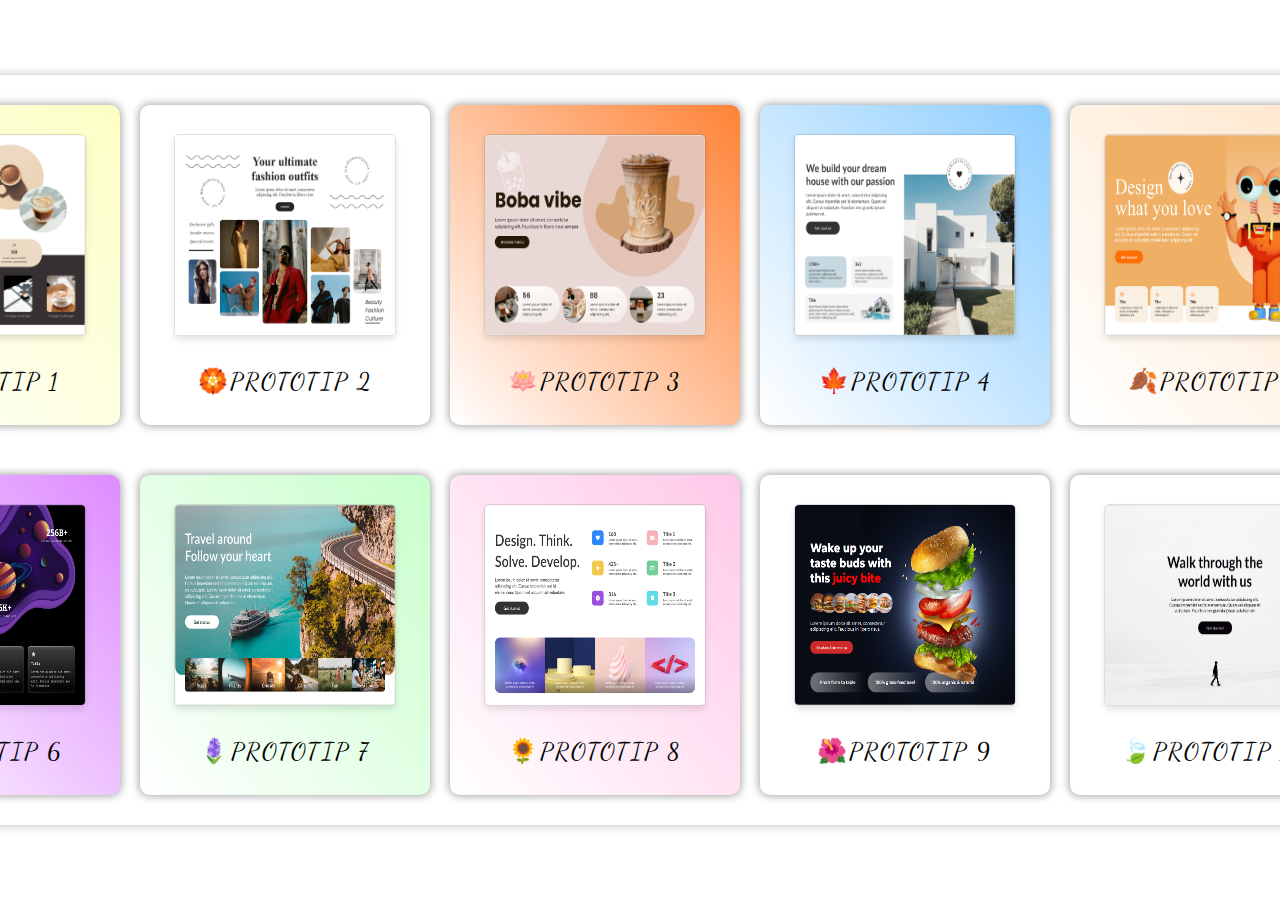
<file: index.html>
<!DOCTYPE html>
<html lang="en">
<head>
    <meta charset="UTF-8">
    <meta name="viewport" content="width=device-width, initial-scale=1.0">
    <title>PROTOTIPS-YANG</title>
    <link rel="stylesheet" href="index.css">
    <link rel="preconnect" href="https://fonts.googleapis.com">
    <link rel="preconnect" href="https://fonts.gstatic.com" crossorigin>
    <link href="https://fonts.googleapis.com/css2?family=Dancing+Script:wght@400..700&display=swap" rel="stylesheet">
    <link href="https://fonts.googleapis.com/css2?family=Changa+One:ital@0;1&display=swap" rel="stylesheet">
    <link href="https://fonts.googleapis.com/css2?family=Poppins:ital,wght@0,100;0,200;0,300;0,400;0,500;0,600;0,700;0,800;0,900;1,100;1,200;1,300;1,400;1,500;1,600;1,700;1,800;1,900&display=swap" rel="stylesheet">
<body>
    <nav>
        <h1>🌟Projecte Figma - Maquetació de 10 prototips🌟</h1>
        <br>
        <p>Alumne: Yang Zhang</p>
    </nav>

    <main>
        <div class="fila-flex">
            <div class="fila1">
                <div class="box pro1">
                    <a href="prototips/prototip_1/prototip1.html" target="_blank">
                        <img src="img_index/1.png" alt="img1">
                    </a>
                    <h2>🌸PROTOTIP 1</h2>
                </div>
                <div class="box pro2">
                    <a href="prototips/prototip_2/prototip2.html" target="_blank">
                        <img src="img_index/2.png" alt="img1">
                    </a>
                    <h2>🏵️PROTOTIP 2</h2>
                </div>
                <div class="box pro3">
                    <a href="prototips/prototip_3/prototip3.html" target="_blank">
                        <img src="img_index/3.png" alt="img1">
                    </a>
                    <h2>🪷PROTOTIP 3</h2>
                </div>
                <div class="box pro4">
                    <a href="prototips/prototip_4/prototip4.html" target="_blank">
                        <img src="img_index/4.png" alt="img1">
                    </a>
                    <h2>🍁PROTOTIP 4</h2>
                </div>
                <div class="box pro5">
                    <a href="prototips/prototip_5/prototip5.html" target="_blank">
                        <img src="img_index/5.png" alt="img1">
                    </a>
                    <h2>🍂PROTOTIP 5</h2>
                </div>
            </div>

            <div class="fila1">
                <div class="box pro6">
                    <a href="prototips/prototip_6/prototip6.html" target="_blank">
                        <img src="img_index/6.png" alt="img1">
                    </a>
                    <h2>🌷PROTOTIP 6</h2>
                </div>
                <div class="box pro7">
                    <a href="prototips/prototip_7/prototip7.html" target="_blank">
                        <img src="img_index/7.png" alt="img1">
                    </a>
                    <h2>🪻PROTOTIP 7</h2>
                </div>
                <div class="box pro8">
                    <a href="prototips/prototip_8/prototip8.html" target="_blank">
                        <img src="img_index/8.png" alt="img1">
                    </a>
                    <h2>🌻PROTOTIP 8</h2>
                </div>
                <div class="box pro9">
                    <a href="prototips/prototip_9/prototip9.html" target="_blank">
                        <img src="img_index/9.png" alt="img1">
                    </a>
                    <h2>🌺PROTOTIP 9</h2>
                </div>
                <div class="box pro10">
                    <a href="prototips/prototip_10/prototip10.html" target="_blank">
                        <img src="img_index/10.png" alt="img1">
                    </a>
                    <h2>🍃PROTOTIP 10</h2>
                </div>
            </div>
        </div>
    </main>

    <footer>
        <p>© 2025 - Projecte</p>
        <a href="https://github.com/Yang07620/Projecte-4_Yang.git" target="_blank">
            <img src="img_index/icons8-github-64 (2).png" alt="gh">
        </a>
    </footer>
</body>
</html>
</file>
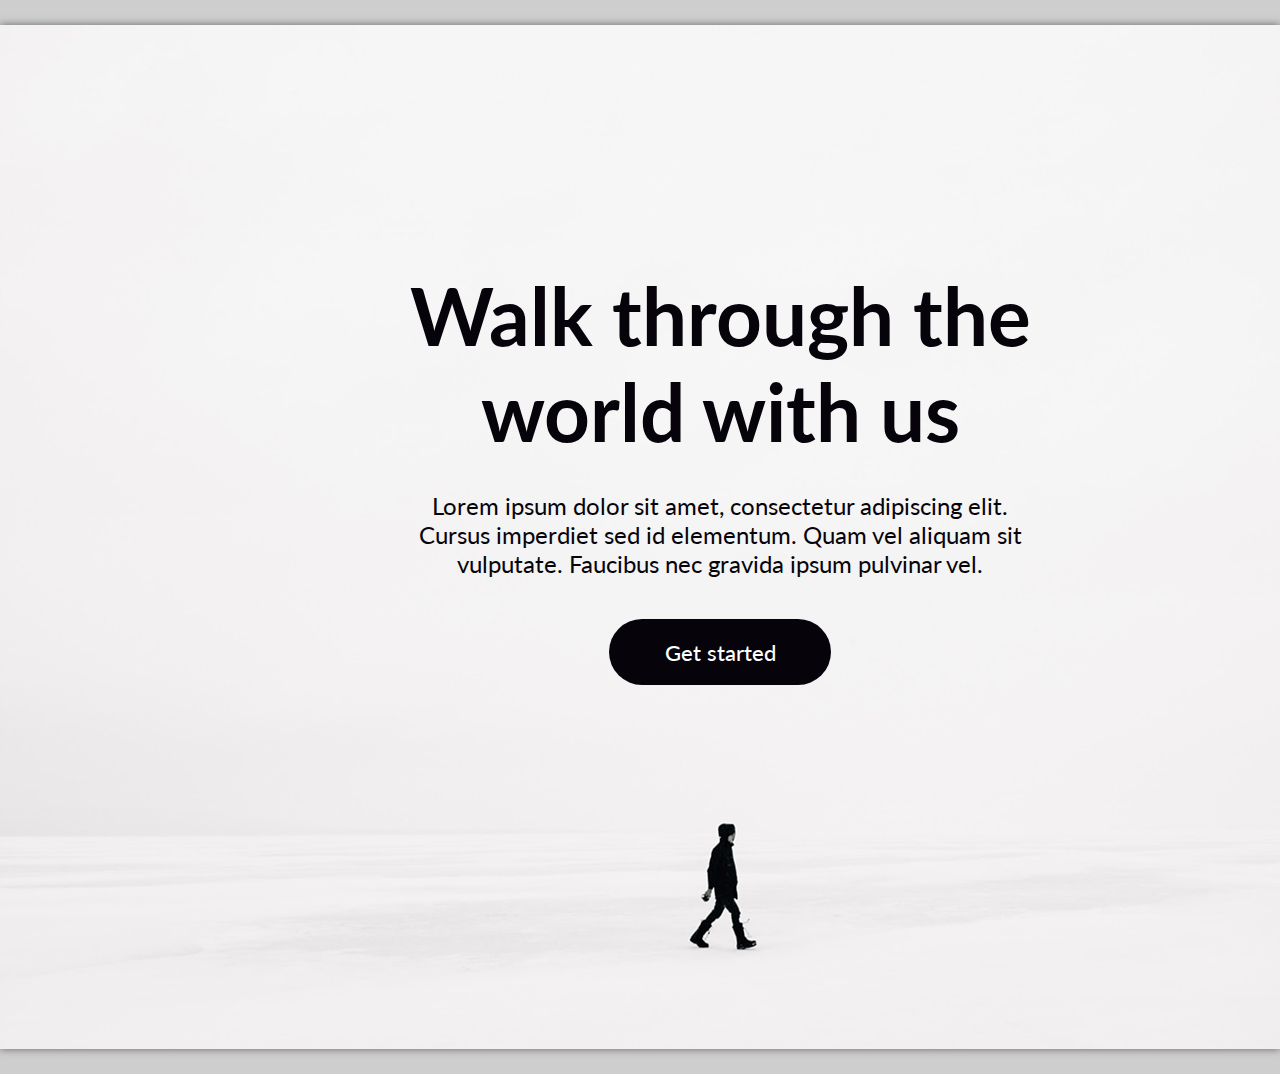
<file: prototips/prototip_10/prototip10.html>
<!DOCTYPE html>
<html lang="es">
<head>
    <meta charset="UTF-8">
    <meta name="viewport" content="width=device-width, initial-scale=1.0">
    <title>PROTOTIP 10</title>
    <link rel="stylesheet" href="prototip10.css">
    <link rel="preconnect" href="https://fonts.googleapis.com">
    <link rel="preconnect" href="https://fonts.gstatic.com" crossorigin>
    <link href="https://fonts.googleapis.com/css2?family=Lato:ital,wght@0,100;0,300;0,400;0,700;0,900;1,100;1,300;1,400;1,700;1,900&display=swap" rel="stylesheet">
</head>
<body>
    <div class="bc">
        <div class="box">
            <h1>Walk through the world with us</h1>

            <p>Lorem ipsum dolor sit amet, consectetur adipiscing elit. Cursus imperdiet sed id elementum. Quam vel aliquam sit vulputate. Faucibus nec gravida ipsum pulvinar vel.</p>

            <button>Get started</button>
        </div>
    </div>
</body>
</html>
</file>
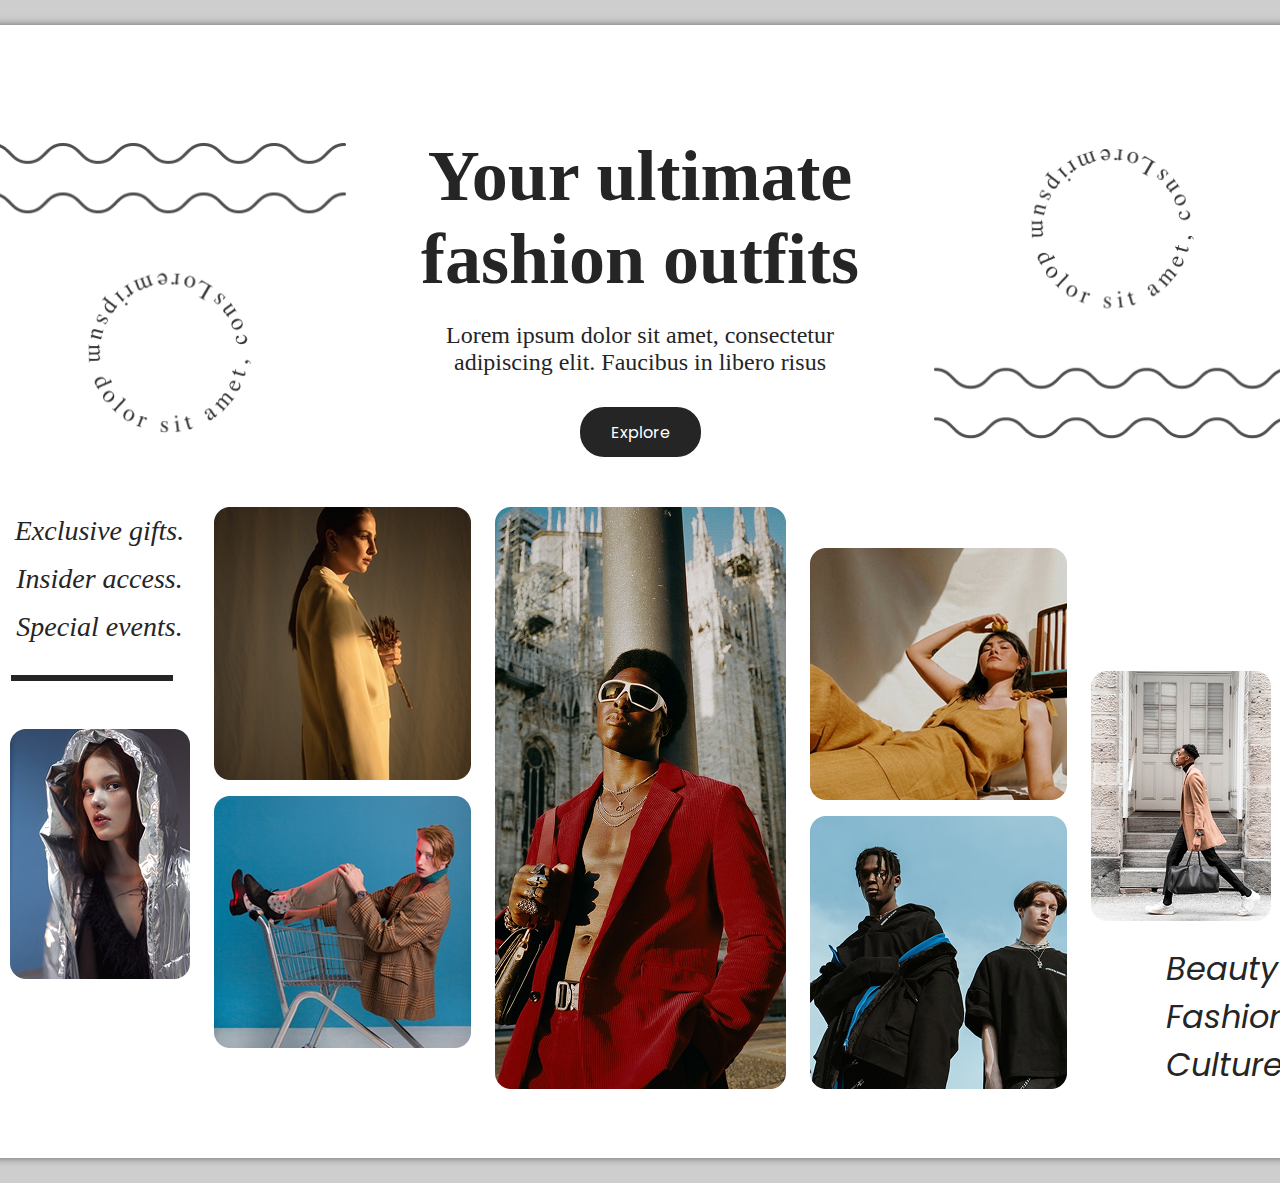
<file: prototips/prototip_2/prototip2.html>
<!DOCTYPE html>
<html lang="es">
<head>
    <meta charset="UTF-8">
    <meta name="viewport" content="width=device-width, initial-scale=1.0">
    <title>PROTOTIP 2</title>
    <link rel="stylesheet" href="prototip2.css">

    <link href="https://fonts.googleapis.com/css2?family=Poppins:ital,wght@0,100;0,200;0,300;0,400;0,500;0,600;0,700;0,800;0,900;1,100;1,200;1,300;1,400;1,500;1,600;1,700;1,800;1,900&display=swap" rel="stylesheet">
</head>
<body>
    <div class="container">
        <div class="box-container">
            <div class="info-container">
                <div class="img-circle">
                    <img src="img/shape and font circle (1).png" alt="circle1">
                </div>
                <div class="titulo-cont">
                    <h1>Your ultimate 
                        <br>
                        fashion outfits
                    </h1>
                    <div class="text-box">
                        <p> 
                            Lorem ipsum dolor sit amet, consectetur adipiscing elit. Faucibus in libero risus
                        </p>
                    </div>
                    <button>Explore</button>
                </div>
                <div class="img-circle">
                    <img src="img/shape and font circle.png" alt="circle2">
                </div>
            </div>

            <div class="box-img">
                <div class="img-container">
                        <div class="img-fondo">
                            <div>
                                <div class="titulo-img1">
                                    <div class="text-img1">
                                        <p>Exclusive gifts. Insider access. Special events.</p>
                                    </div>
                                </div>
                                <div class="barra-padd">
                                    <div class="barra">
                                    </div>
                                </div>
                            </div>
                            <img src="img/left.png" alt="left">
                        </div>
                    <div class="img-fondo1">
                        <img src="img/Frame 14248.png" alt="img11">
                        <img src="img/Frame 14249.png" alt="img22">
                    </div>
                    <div class="img-medio-fondo2">
                        <img src="img/Middle.png" alt="img33">
                    </div>
                    <div class="abajo">
                        <div class="img-fondo3">
                            <img src="img/Frame 14251.png" alt="img44">
                            <img src="img/Frame 14252.png" alt="img44">
                        </div>
                    </div>
                    <div class="abajo">
                        <div class="titulo-img4">
                            <img src="img/right.png" alt="img55">
                            <div class="right-text11">
                                <div class="text-right">
                                    <div>
                                        <p>Beauty</p>
                                        <p>Fashion</p>
                                        <p>Culture</p>
                                    </div>

                                    <div class="barra_2">

                                    </div>
                                </div>
                            </div>
                        </div>
                    </div>
                </div>
            </div>
        </div>
    </div>
</body>
</html>
</file>
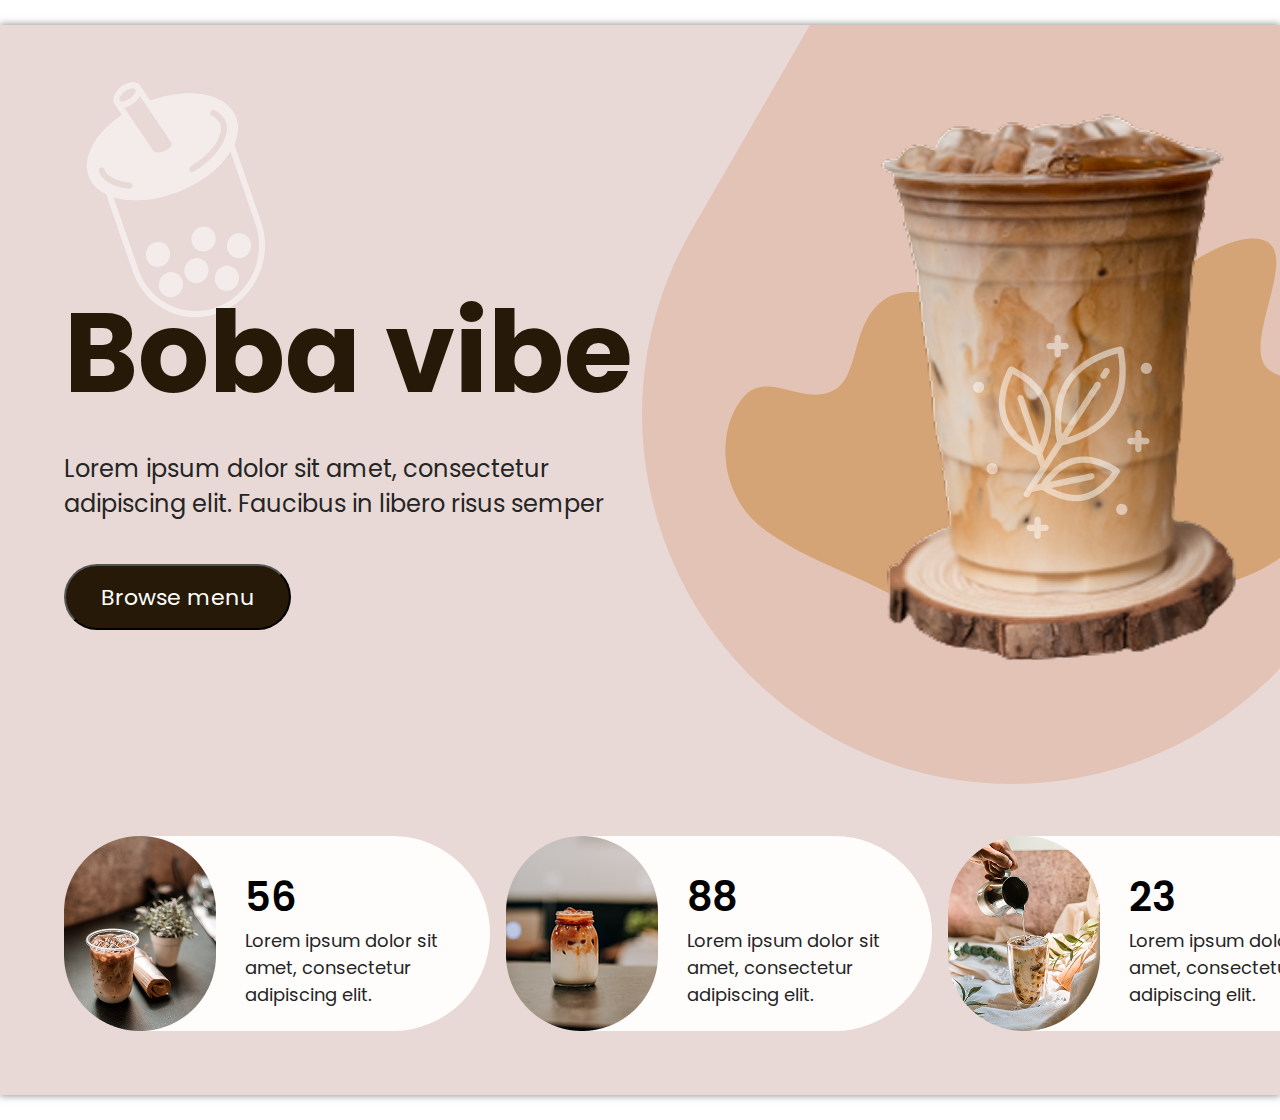
<file: prototips/prototip_3/prototip3.html>
<!DOCTYPE html>
<html lang="es">
<head>
    <meta charset="UTF-8">
    <meta name="viewport" content="width=device-width, initial-scale=1.0">
    <title>PROTOTIP 3</title>
    <link rel="stylesheet" href="prototip3.css">

    <link href="https://fonts.googleapis.com/css2?family=Poppins:ital,wght@0,100;0,200;0,300;0,400;0,500;0,600;0,700;0,800;0,900;1,100;1,200;1,300;1,400;1,500;1,600;1,700;1,800;1,900&display=swap" rel="stylesheet">
    <link href="https://fonts.cdnfonts.com/css/avenir" rel="stylesheet">
</head>
<body>
    
    <div class="background">
        <img src="img/Hero Image area.png" alt="img-tea" class="img-tea">
        <div class="boba-img">
            <img src="img/boba tea illustration (1).png" alt="img-tea2" class="img-1">
        </div>
            <div class="title-box">
                <h1>Boba vibe</h1>

                <div class="div-text">
                    <p>Lorem ipsum dolor sit amet, consectetur adipiscing elit. Faucibus in libero risus semper</p>
                </div>

                <button>Browse menu</button>
            </div>

            <div class="menu-display">
                <div class="menu">
                    <div class="radiu-box">
                        <img src="img/unsplash_FO3XO4JQtlo.png" alt="img1">
                        <div class="radiu-box-text-padding">
                            <div class="radiu-box-text">
                                <h2>56</h2>
                                <p>Lorem ipsum dolor sit amet, consectetur adipiscing elit.</p>
                            </div>
                        </div>
                    </div>
                    
                    <div class="radiu-box">
                        <img src="img/unsplash_FO3XO4JQtlo (1).png" alt="img1">
                        <div class="radiu-box-text-padding">
                            <div class="radiu-box-text">
                                <h2>88</h2>
                                <p>Lorem ipsum dolor sit amet, consectetur adipiscing elit.</p>
                            </div>
                        </div>
                    </div>

                    <div class="radiu-box">
                        <img src="img/unsplash_EgDkl00Hiqw.png" alt="img1">
                        <div class="radiu-box-text-padding">
                            <div class="radiu-box-text">
                                <h2>23</h2>
                                <p>Lorem ipsum dolor sit amet, consectetur adipiscing elit.</p>
                            </div>
                        </div>
                    </div>
                </div>
            </div>
        </div>
    </div>
</body>
</html>
</file>
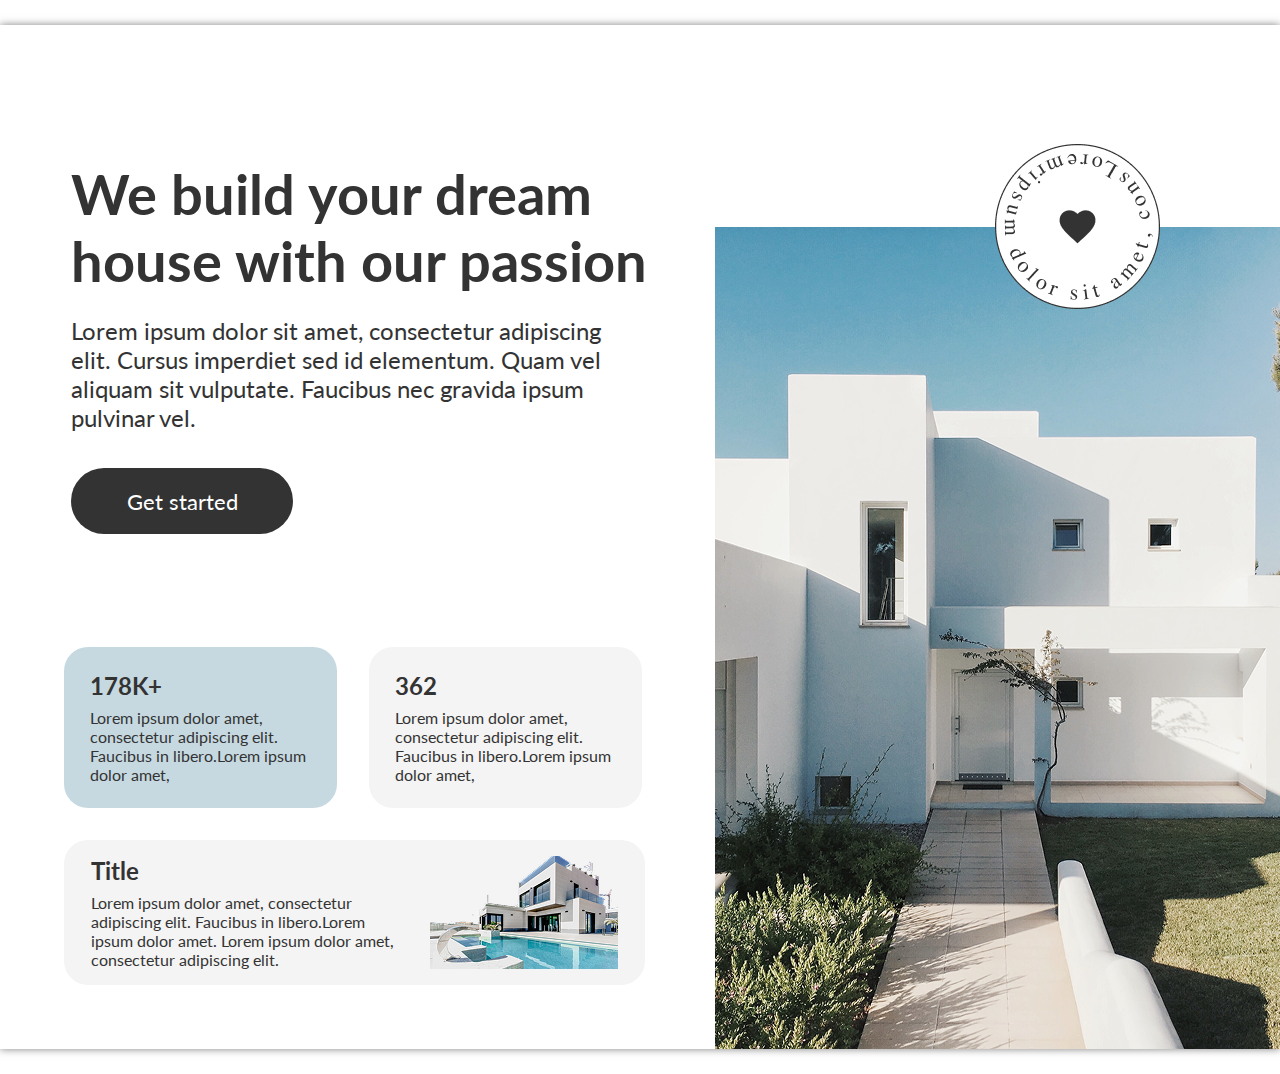
<file: prototips/prototip_4/prototip4.html>
<!DOCTYPE html>
<html lang="es">
<head>
    <meta charset="UTF-8">
    <meta name="viewport" content="width=device-width, initial-scale=1.0">
    <title>PROTOTIP 4</title>
    <link rel="stylesheet" href="prototip4.css">

    <link rel="preconnect" href="https://fonts.googleapis.com">
    <link rel="preconnect" href="https://fonts.gstatic.com" crossorigin>
    <link href="https://fonts.googleapis.com/css2?family=Lato:ital,wght@0,100;0,300;0,400;0,700;0,900;1,100;1,300;1,400;1,700;1,900&display=swap" rel="stylesheet">
</head>
<body>
    <div class="container">
        <!-- ESTRUCTURA DE TITULO -->
        <div class="titulo-container">
            <h1>We build your dream house with our passion</h1>
            <p>Lorem ipsum dolor sit amet, consectetur adipiscing elit. Cursus imperdiet sed id elementum. Quam vel aliquam sit vulputate. Faucibus nec gravida ipsum pulvinar vel.</p>
            <button>Get started</button>
        </div>
        <!-- ------------ -->

        <!-- ESTRUCTURA DE EXPLICACIO -->
        <div class="explicacio-container">
            <div class="box-one">
                <div class="box-green-one">
                    <div class="box-green-one-text">
                        <h2>178K+</h2>
                        <p>Lorem ipsum dolor amet, consectetur adipiscing elit. Faucibus in libero.Lorem ipsum dolor amet,</p>
                    </div>
                </div>

                <div class="box-yellow-one">
                    <div class="box-yellow-one-text">
                        <h2>362</h2>
                        <p>Lorem ipsum dolor amet, consectetur adipiscing elit. Faucibus in libero.Lorem ipsum dolor amet,</p>
                    </div>
                </div>
            </div>

            <div class="box-two">
                <div class="img-text-box-container">
                    <div class="box-two-text">
                        <h2>Title</h2>
                        <p>Lorem ipsum dolor amet, consectetur adipiscing elit. Faucibus in libero.Lorem ipsum dolor amet. Lorem ipsum dolor amet, consectetur adipiscing elit.</p>
                    </div>

                    <div class="img-container-explicacio">
                        <img src="img/unsplash_mR1CIDduGLc.png" alt="img1">
                    </div>
                </div>
            </div>
        </div>
        <!-- ---------------------- -->

        <div class="img-container">
            <img src="img/Hero image.png" alt="img2">
        </div>
    </div>
</body>
</html>
</file>
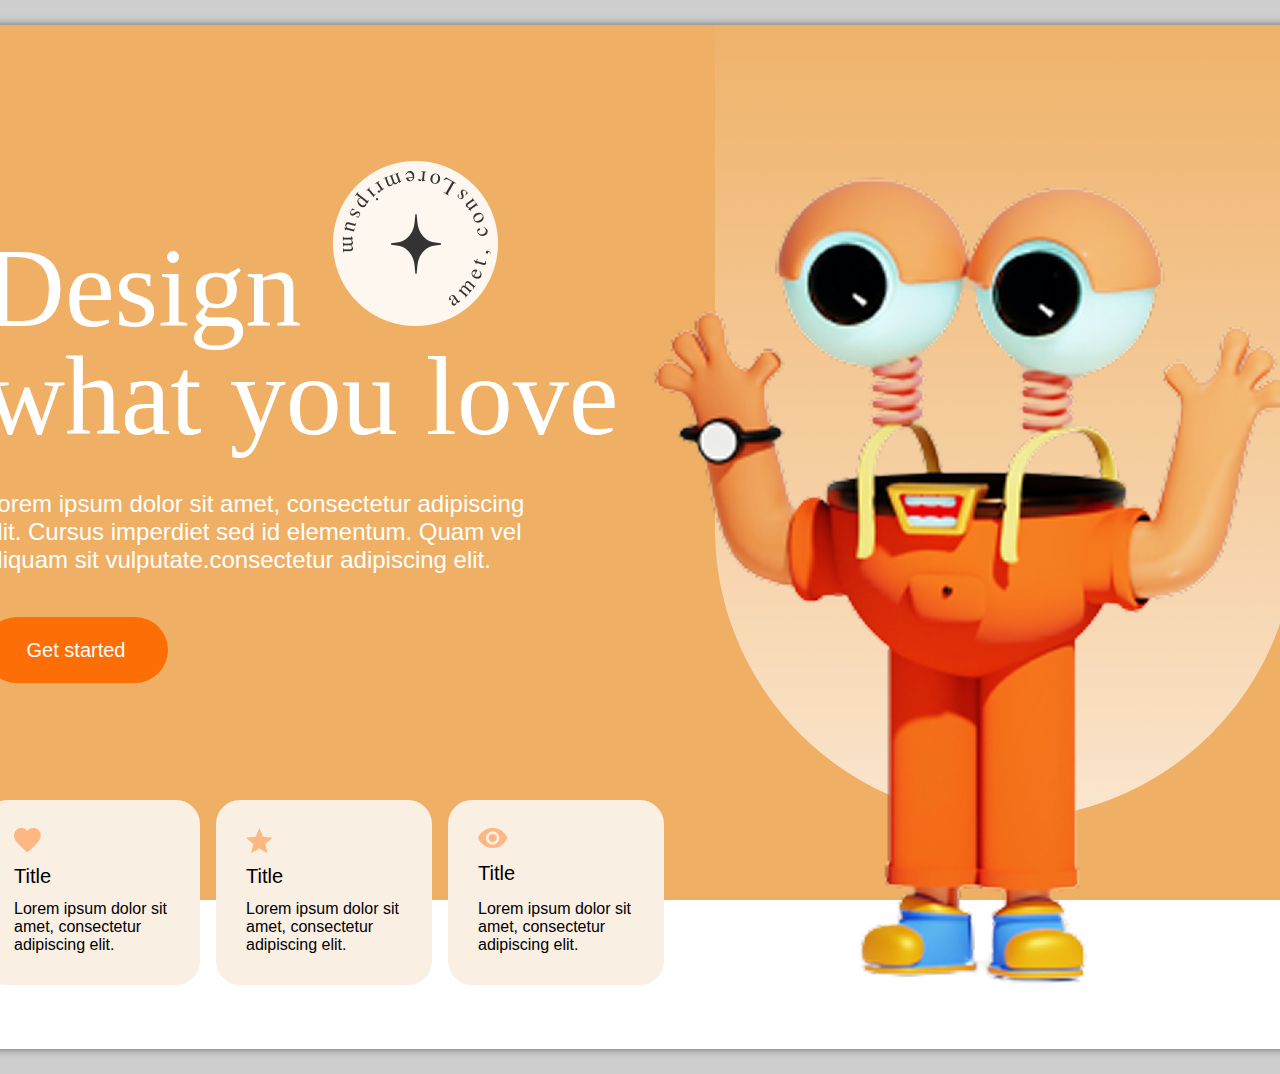
<file: prototips/prototip_5/prototip5.html>
<!DOCTYPE html>
<html lang="es">
<head>
    <meta charset="UTF-8">
    <meta name="viewport" content="width=device-width, initial-scale=1.0">
    <title>PROTOTIP 5</title>
    <link rel="stylesheet" href="prototip5.css">
    <link href="https://fonts.cdnfonts.com/css/helvetica-neue-5" rel="stylesheet">
</head>
<body>
    <div class="back-ground">
        <div class="div-color">
            <img src="img/Font circle.png" alt="circle" class="img-circle">
            <img src="img/shape.png" alt="shape" class="img-shape">
            <img src="img/unsplash_0rxLLHD1XxA.png" alt="unsplash" class="img-unsplash">
            <div class="textos">
                <h1>Design <br>what you love</h1>

                <p>Lorem ipsum dolor sit amet, consectetur adipiscing elit. Cursus imperdiet sed id elementum. Quam vel aliquam sit vulputate.consectetur adipiscing elit.</p>

                <button type="submit">Get started</button>
            </div>

            <div class="info">
            <div class="div1">
                <div class="div-text">
                    <img src="img/Vector.png" alt="Vector">
                    <h2>Title</h2>
                    <p>Lorem ipsum dolor sit amet, consectetur adipiscing elit. </p>
                </div>
            </div>
            <div class="div1">
                <div class="div-text">
                    <img src="img/Vector (1).png" alt="Vector1">
                    <h2>Title</h2>
                    <p>Lorem ipsum dolor sit amet, consectetur adipiscing elit. </p>
                </div>
            </div>
            <div class="div1">
                <div class="div-text">
                    <img src="img/Vector (2).png" alt="Vector2">
                    <h2>Title</h2>
                    <p>Lorem ipsum dolor sit amet, consectetur adipiscing elit. </p>
                </div>
            </div>
        </div>
        </div>
    </div>
</body>
</html>
</file>
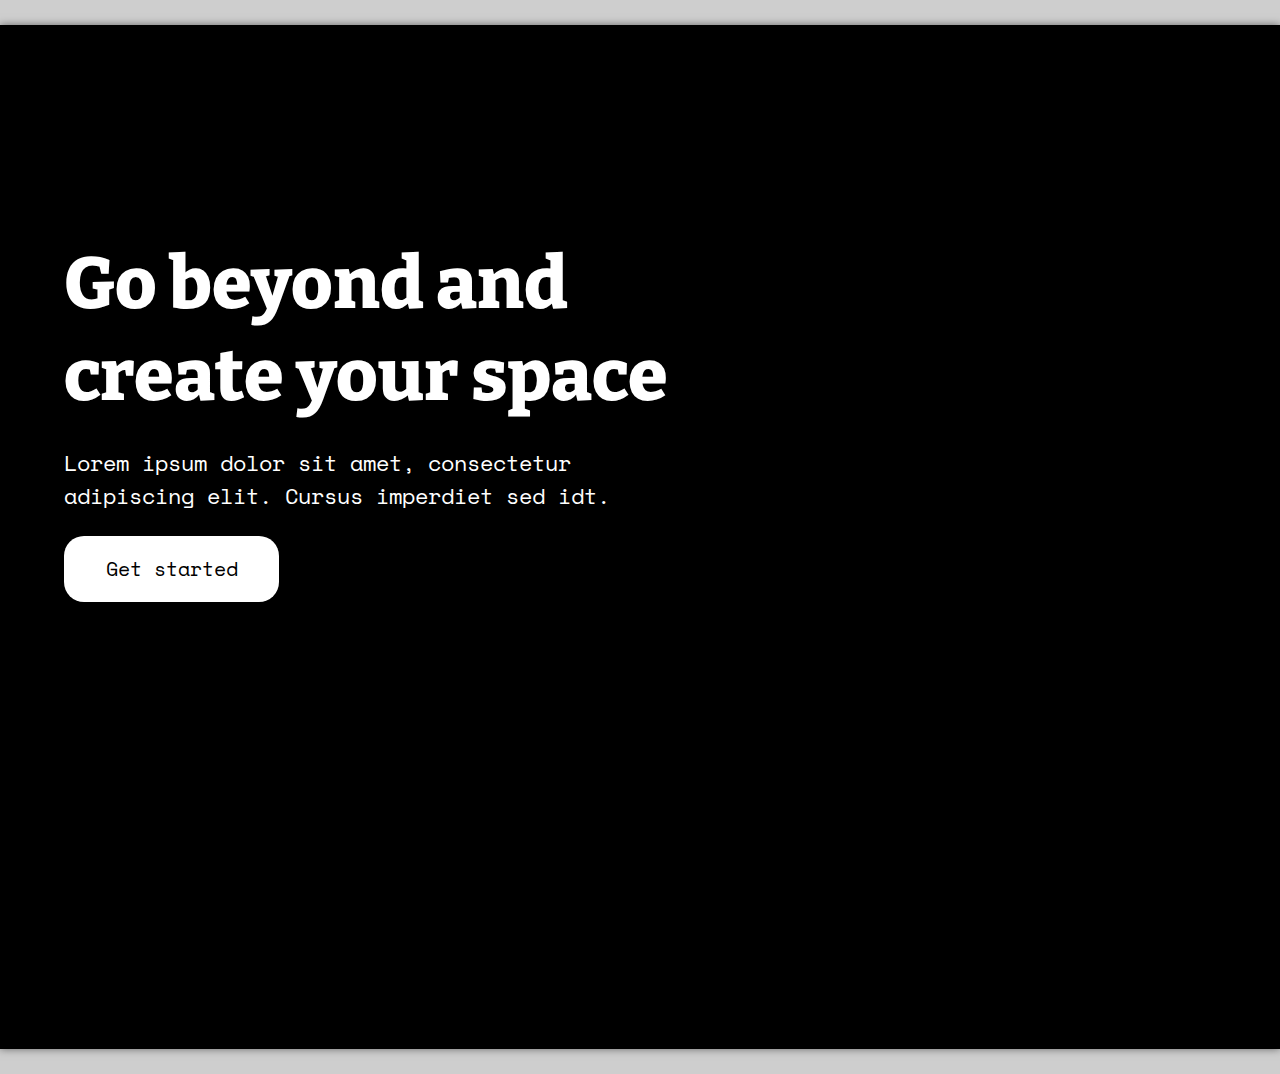
<file: prototips/prototip_6/prototip6.html>
<!DOCTYPE html>
<html lang="es">
<head>
    <meta charset="UTF-8">
    <meta name="viewport" content="width=device-width, initial-scale=1.0">
    <title>PROTOTIP 6</title>
    <link rel="stylesheet" href="prototip6.css">
    <link rel="preconnect" href="https://fonts.googleapis.com">
    <link rel="preconnect" href="https://fonts.gstatic.com" crossorigin>
    <link href="https://fonts.googleapis.com/css2?family=Bitter:ital,wght@0,100..900;1,100..900&display=swap" rel="stylesheet">
    <link href="https://fonts.googleapis.com/css2?family=Space+Mono:ital,wght@0,400;0,700;1,400;1,700&display=swap" rel="stylesheet">
</head>
<body>
    <div class="bc">
        <div class="text">
            <h1>Go beyond and create your space</h1>
            <p>Lorem ipsum dolor sit amet, consectetur adipiscing elit. Cursus imperdiet sed idt.</p>
            <button>Get started</button>
        </div>
    </div>
</body>
</html>
</file>
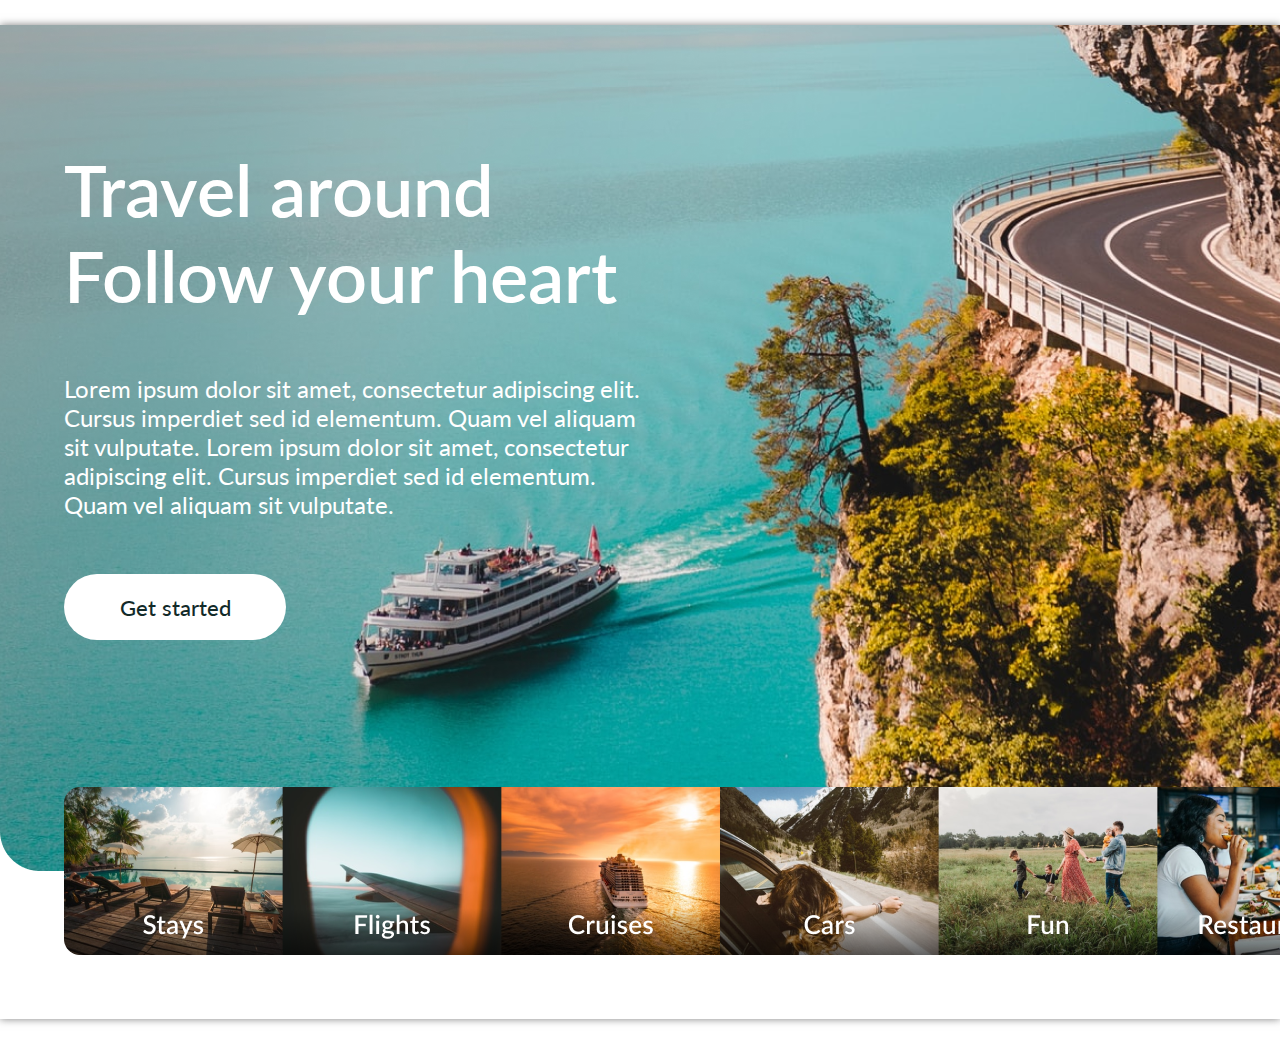
<file: prototips/prototip_7/prototip7.html>
<!DOCTYPE html>
<html lang="es">
<head>
    <meta charset="UTF-8">
    <meta name="viewport" content="width=device-width, initial-scale=1.0">
    <title>PROTOTIP 7</title>
    <link rel="stylesheet" href="prototip7.css">
    <link rel="preconnect" href="https://fonts.googleapis.com">
    <link rel="preconnect" href="https://fonts.gstatic.com" crossorigin>
    <link href="https://fonts.googleapis.com/css2?family=Lato:ital,wght@0,100;0,300;0,400;0,700;0,900;1,100;1,300;1,400;1,700;1,900&display=swap" rel="stylesheet">
</head>
<body>
    <div class="bc">
        <div class="bc-foto">
            <div class="box-text">
                <h1>Travel around Follow your heart</h1>
                <p>Lorem ipsum dolor sit amet, consectetur adipiscing elit. Cursus imperdiet sed id elementum. Quam vel aliquam sit vulputate. Lorem ipsum dolor sit amet, consectetur adipiscing elit. Cursus imperdiet sed id elementum. Quam vel aliquam sit vulputate. </p>
                <button>Get started</button>
            </div>
        </div>

        <div class="list-foto">
            <img src="img/Images bottom.png" alt="img-bot">
        </div>
    </div>
</body>
</html>
</file>
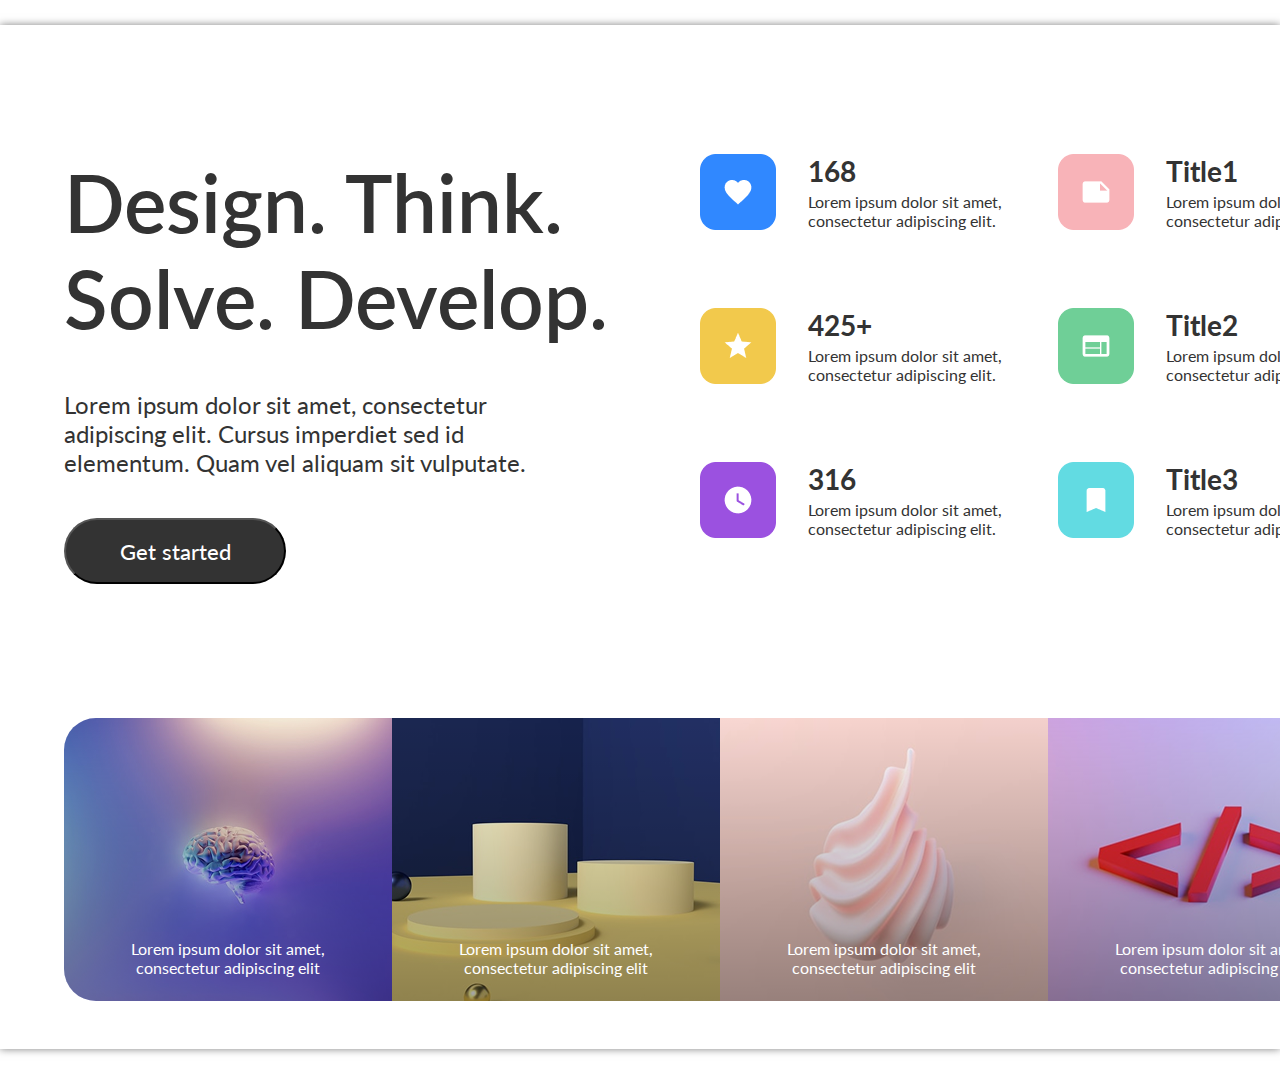
<file: prototips/prototip_8/prototip8.html>
<!DOCTYPE html>
<html lang="es">
<head>
    <meta charset="UTF-8">
    <meta name="viewport" content="width=device-width, initial-scale=1.0">
    <title>PROTOTIP 8</title>
    <link rel="stylesheet" href="prototip8.css">
    <link rel="preconnect" href="https://fonts.googleapis.com">
    <link rel="preconnect" href="https://fonts.gstatic.com" crossorigin>
    <link href="https://fonts.googleapis.com/css2?family=Lato:ital,wght@0,100;0,300;0,400;0,700;0,900;1,100;1,300;1,400;1,700;1,900&display=swap" rel="stylesheet">
</head>
</head>
<body>
    <div class="bc">
        <div class="text-box">
            <div class="h1-box">
                <h1 class="t1">Design. Think.</h1>
                <h1 class="t1">Solve. Develop.</h1>
            </div>
            <p>Lorem ipsum dolor sit amet, consectetur adipiscing elit. Cursus imperdiet sed id elementum. Quam vel aliquam sit vulputate. </p>
            <button>Get started</button>
        </div>

        <div class="info-box">
            <div class="file1">
                <div class="box">
                    <img src="img/Frame 14354.png" alt="img">
                    <div class="text">
                        <h2>168</h2>
                        <p>Lorem ipsum dolor sit amet, consectetur adipiscing elit.</p>
                    </div>
                </div>

                <div class="box">
                    <img src="img/Frame 14354 (1).png" alt="img">
                    <div class="text">
                        <h2>425+</h2>
                        <p>Lorem ipsum dolor sit amet, consectetur adipiscing elit.</p>
                    </div>
                </div>

                <div class="box">
                    <img src="img/Frame 14354 (2).png" alt="img">
                    <div class="text">
                        <h2>316</h2>
                        <p>Lorem ipsum dolor sit amet, consectetur adipiscing elit.</p>
                    </div>
                </div>
            </div>

            <div class="file1">
                <div class="box">
                    <img src="img/Frame 14354 (3).png" alt="img">
                    <div class="text">
                        <h2>Title1</h2>
                        <p>Lorem ipsum dolor sit amet, consectetur adipiscing elit.</p>
                    </div>
                </div>

                <div class="box">
                    <img src="img/Frame 14354 (4).png" alt="img">
                    <div class="text">
                        <h2>Title2</h2>
                        <p>Lorem ipsum dolor sit amet, consectetur adipiscing elit.</p>
                    </div>
                </div>

                <div class="box">
                    <img src="img/Frame 14354 (5).png" alt="img">
                    <div class="text">
                        <h2>Title3</h2>
                        <p>Lorem ipsum dolor sit amet, consectetur adipiscing elit.</p>
                    </div>
                </div>
            </div>
        </div>

        <ul>
            <li>
                <div class="div-box radio1">
                    <p>Lorem ipsum dolor sit amet, consectetur adipiscing elit<p>
                </div>
                    <img src="img/Rectangle 39.png" alt="39" class="radio1">
            </li>
            <li>
                <div class="div-box">
                    <p>Lorem ipsum dolor sit amet, consectetur adipiscing elit<p>
                </div>
                <img src="img/Rectangle 40.png" alt="40">
            </li>
            <li>
                <div class="div-box">
                    <p>Lorem ipsum dolor sit amet, consectetur adipiscing elit<p>
                </div>
                <img src="img/Rectangle 41.png" alt="41">
            </li>
            <li>
                <div class="div-box radio2">
                    <p>Lorem ipsum dolor sit amet, consectetur adipiscing elit<p>
                </div>
                <img src="img/Rectangle 46.png" alt="46" class="radio2">
            </li>
        </ul>
    </div>
</body>
</html>
</file>
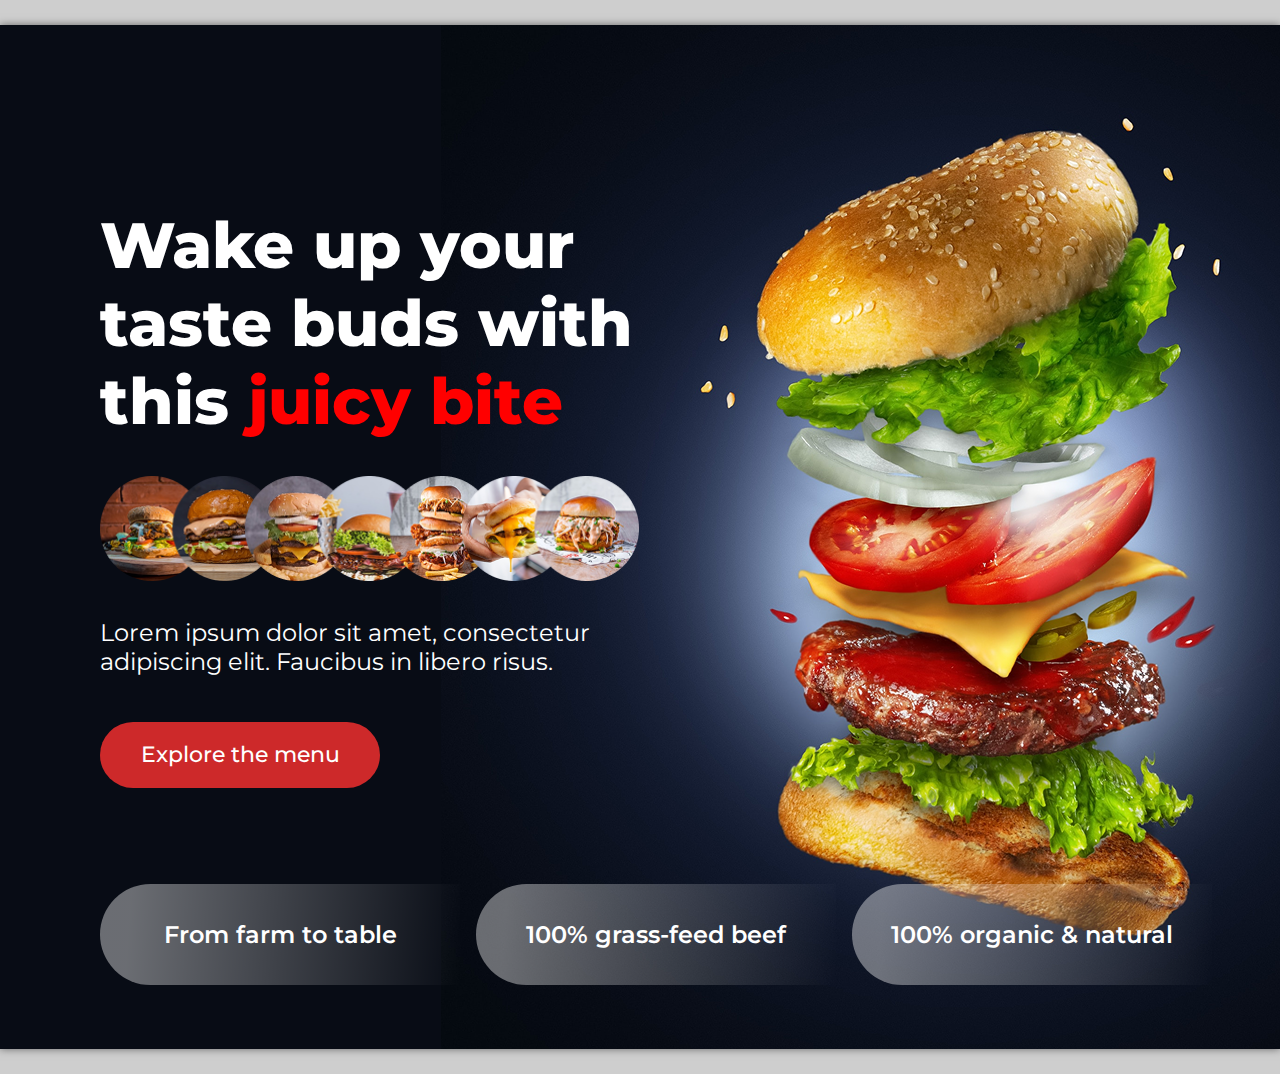
<file: prototips/prototip_9/prototip9.html>
<!DOCTYPE html>
<html lang="es">
<head>
    <meta charset="UTF-8">
    <meta name="viewport" content="width=device-width, initial-scale=1.0">
    <title>PROTOTIP 9</title>
    <link rel="stylesheet" href="prototip9.css">
    <link rel="preconnect" href="https://fonts.googleapis.com">
    <link rel="preconnect" href="https://fonts.gstatic.com" crossorigin>
    <link href="https://fonts.googleapis.com/css2?family=Montserrat:ital,wght@0,100..900;1,100..900&display=swap" rel="stylesheet">
</head>
<body>
    <div class="bc">
        <img src="img/unsplash_T8SD7bwyxHU.png" alt="un1" class="fondo">

        <div class="box">
            <div class="text-box">
                <h1>Wake up your taste buds with this <span>juicy bite</span></h1>
            </div>

            <img src="img/Image.png" alt="img-ham">

            <div>
                <p>Lorem ipsum dolor sit amet, consectetur adipiscing elit. Faucibus in libero risus.</p>
            </div>

            <button>
                Explore the menu
            </button>
        </div>

        <div class="footer">
            <div class="text2">
                From farm to table
            </div>
            <div class="text2">
                100% grass-feed beef
            </div>
            <div class="text2">
                100% organic & natural
            </div>
        </div>
    </div>
</body>
</html>
</file>
<file: index.css>
body {
    margin: 0;
    background-color: rgb(255, 255, 255);

    display: flex;
    justify-content: center;
    align-items: center;
    min-height: 100vh;

    font-family: "Dancing Script", cursive;
}

h1, h2, p {
    margin: 0;
}

h2 {
    font-weight: 400;
    letter-spacing: 2px;
}

/* ------COLORES---- */
.pro1 {
    background: #FFFFFF;
    background: linear-gradient(50deg, rgba(255, 255, 255, 1) 0%, rgba(252, 255, 196, 1) 99%);
} 

.pro3 {
    background: #FFFFFF;
    background: linear-gradient(50deg, rgba(255, 255, 255, 1) 0%, rgba(255, 132, 56, 1) 99%);
}

.pro4 {
    background: #ffffff;
    background: linear-gradient(50deg, rgba(255, 255, 255, 1) 0%, rgba(143, 206, 255, 1) 99%);
}

.pro5 {
    background: #FFFFFF;
    background: linear-gradient(50deg, rgba(255, 255, 255, 1) 0%, rgba(255, 229, 201, 1) 99%);
}

.pro6 {
    background: #FFFFFF;
    background: linear-gradient(50deg, rgba(255, 255, 255, 1) 0%, rgba(222, 140, 255, 1) 99%);
}

.pro7 {
    background: #FFFFFF;
    background: linear-gradient(50deg, rgba(255, 255, 255, 1) 0%, rgba(201, 255, 204, 1) 99%);
}

.pro8 {
    background: #FFFFFF;
    background: linear-gradient(50deg, rgba(255, 255, 255, 1) 0%, rgba(255, 201, 233, 1) 99%);
}

/* --------------- */

.box {
    width: 290px;
    height: 320px;
    background-color: rgb(255, 255, 255);

    display: flex;
    flex-direction: column;
    align-items: center;
    justify-content: center;
    gap: 27px;

    box-shadow: 0px 0px 8px 1px rgba(0, 0, 0, 0.365);

    border-radius: 10px;
}

img {
    width: 220px;
    height: 200px;
    box-shadow: 0 4px 6px rgba(0, 0, 0, 0.1);
    border: 1px solid rgba(0, 0, 0, 0.127);
}

.fila1 {
    display: flex;
    gap: 20px;
}

.fila-flex {
    display: flex;
    flex-direction: column;
    gap: 50px;
    
    background-color: rgba(255, 255, 255, 0.628);
    padding: 30px;
    border-radius: 10px;
    box-shadow: 0px 0px 8px 1px rgba(0, 0, 0, 0.222);
}

.box img {
    border-radius: 5px;
}
</file>
<file: prototips/prototip_10/prototip10.css>
.bc {
    background-image: url(img/emile-seguin-R9OueKOtGGU-unsplash\ 1.png);
    background-repeat: no-repeat;
    background-size: cover;
    width: 1440px;
    height: 1024px;

    box-shadow: 0px 0px 8px rgba(0, 0, 0, 0.5);
}

.box {
    width: 676px;
    height: 418px;

    /* background-color: antiquewhite; */
    font-family: "Lato", sans-serif;

    display: flex;
    flex-direction: column;
    justify-content: space-between;
    align-items: center;

    position: absolute;
    padding-top: 242px;
    padding-left: 382px;
}

h1, p {
    margin: 0;
}

.box h1 {
    width: 676px;
    height: 192px;

    font-weight: 700;
    font-size: 80px;
    text-align: center;
    color: #06040A;
}

.box p {
    width: 632px;
    height: 96px;
    font-weight: 400;
    color: #06040A;
    font-size: 24px;
    text-align: center;
}

.box button {
    width: 222px;
    height: 66px;
    background: #06040A;
    border-radius: 40px;
    border: none;

    font-family: "Lato", sans-serif;
    font-weight: 500;
    font-size: 22px;
    color: white;
    padding: 0;
}

body {
    display: flex;
    justify-content: center;
    align-items: center;

    min-height: 100vh;
    font-family: "Lato", sans-serif;

    margin: 0;
    padding: 25px 0px;

    background-color: rgb(206, 206, 206);
}
</file>
<file: prototips/prototip_2/prototip2.css>
body {
    font-family: "Poppins", sans-serif;
    display: flex;
    justify-content: center;
    align-items: center;

    min-height: 100vh;

    margin: 0;
    padding: 25px 0px;

    background-color: rgb(206, 206, 206);
}

.container {
    width: 1440px;
    height: 1133px;
    background-color: rgb(255, 255, 255);

    box-shadow: 0px 0px 8px rgba(0, 0, 0, 0.5);
}


.box-container {
    display: flex;
    flex-direction: column;
    
    gap: 50px;
}

.info-container {
    display: flex;
    justify-content: space-between;

    padding-left: 71px;
    padding-right: 71px;
}

.titulo-cont {
    width: 698px;
    height: 322px;
    /* background-color: beige; */
    font-family: 'Times New Roman', Times, serif;

    display: flex;
    flex-direction: column;
    justify-content: space-between;
    align-items: center;

    padding-top: 110px;
}

h1 {
    margin: 0;
    color: #252525;
    font-size: 72px;
    text-align: center;
}



.text-box {
    width: 433px;
    height: 64px;
}

p {
    margin: 0;
    color: #252525;
    text-align: center;
    font-size: 24px;
}

button {
    width: 121px;
    height: 50px;
    background: #252525;
    color: white;
    font-family: "Poppins", sans-serif;
    font-size: 16px;
    border-radius: 24px;
    border: none;
}

.img-circle img{
    width: 355px;
    height: 296,69px;
}

.img-circle {
    padding-top: 118px;
}

.box-img {
    display: flex;
    justify-content: center;

}

.img-container {
    width: 1261px;
    height: 582px;

    /* background-color: #e47f7f; */

    display: flex;
    justify-content: space-between;

    /* border: 1px solid black; */
}

.titulo-img1 {
    width: 177px;
    height: 144px;

    /* background-color: beige; */
}

.text-img1 p {
    font-size: 28px;
    line-height: 48px;

    font-family: 'Times New Roman', Times, serif;

    font-style: italic;
}

.barra {
    width: 162px;
    height: 6px;

    background: #252525;
}

.barra-padd {
    padding-top: 24px;
}

.img-fondo {
    width: 180px;
    height: fit-content;
    display: flex;
    flex-direction: column;
    gap: 48px;
    align-items: center;


    /* background-color: aliceblue; */
}

.abajo {
    display: flex;
    align-items: flex-end;
}

.img-fondo1 {
    width: 257px;
    height: 541px;
    /* background-color: aliceblue; */

    display: flex;
    flex-direction: column;
    justify-content: space-between;
}

.img-medio-fondo2 {
    width: 291px;
    height: 582px;
    /* background-color: #e47f7f; */
}

.img-fondo3 {
    width: 257px;
    height: 541px;

    /* background-color: aqua; */
    display: flex;
    flex-direction: column;
    justify-content: space-between;

}

.titulo-img4 {
    width: 180px;
    height: fit-content;
    /* background-color: beige; */

    display: flex;
    flex-direction: column;
    justify-content: space-between;
    gap: 24px;
}

.text-right {
    width: 105px;
    height: 144px;
    font-style: italic;
    /* background-color: rgb(255, 165, 48); */

    display: flex;
    flex-direction: column;
    justify-content: space-between;
}

.text-right p {
    font-size: 32px;
    text-align: left;
}

.right-text11 {
    display: flex;
    justify-content: right;
}

.barra_2 {
    width: 98px;
    height: 6px;

    background: #252525;
}
</file>
<file: prototips/prototip_3/prototip3.css>
body {
    font-family: "Poppins", sans-serif;
    display: flex;
    justify-content: center;
    align-items: center;

    min-height: 100vh;

    margin: 0;
    padding: 25px 0px;

    background-color: rgb(255, 255, 255);
}

.background {
    background: #E8D9D6;
    width: 1440px;
    height: 1070px;

    box-shadow: 0px 0px 8px rgba(0, 0, 0, 0.5);
}


.img-tea {
    position: absolute;
    padding-left: 507px;
}

.img-1 {
    position: absolute;
    padding-left: 64px;
    padding-top: 25px;
}

.menu-display {
    position: absolute;
    padding-left: 64px;
    padding-top: 811px;
}

h1 {
    margin: 0;
    line-height: 1;

    font-size: 112px;
    color: #271908;
}

.div-text p {
    margin: 0;
    font-size: 24px;
    color: #252525;

}

.title-box {
    width: 574px;
    height: 333px;


    /* border: 1px solid black; */

    display: flex;
    flex-direction: column;
    justify-content: space-between;

    position: absolute;
    padding-top: 272px;
    padding-left: 64px;

}

.div-text {
    width: 561px;
    height: 72px;

    /* border: 1px solid black; */
}

button {
    width: 227px;
    height: 66px;
    background: #271908;

    font-size: 22px;
    color: #FFFFFF;

    border-radius: 40px;
    font-family: "Poppins", sans-serif;
}

.menu {
    width: 1310px;
    height: 195px;
    background: #E8D9D6;

    display: flex;
    justify-content: space-between;

}

.radiu-box {
    width: 426px;
    height: 195px;
    background-color: #FFFDFC;

    border-top-left-radius: 80px;
    border-bottom-left-radius: 80px;

    border-top-right-radius: 100px;
    border-bottom-right-radius: 100px;
}

.radiu-box-text {
    width: 216px;
    height: 133px;
    /* border: 1px solid black; */
}


.radiu-box img {
    position: absolute;
}

.radiu-box-text-padding {
    padding-left: 181px;
    padding-top: 31px;
}

.radiu-box-text p {
    color: #252525;
    font-size: 18px;
    margin: 0;
}

.radiu-box-text h2 {
    margin: 0;
    font-size: 40px;
    font-weight: 600;
}
</file>
<file: prototips/prototip_4/prototip4.css>
h1, p {
    margin: 0;
}

body {
    display: flex;
    justify-content: center;
    align-items: center;

    min-height: 100vh;
    font-family: "Lato", sans-serif;

    margin: 0;
    padding: 25px 0px;

    background-color: rgb(255, 255, 255);
}

.container {
    width: 1440px;
    height: 1024px;
    background: #FFFFFF;

    box-shadow: 0px 0px 8px rgba(0, 0, 0, 0.5);
}

/* ESTRUCTURA DE TITULO */

.titulo-container {
    width: 601px;
    height: 374px;
    /* background-color: beige; */

    display: flex;
    flex-direction: column;
    justify-content: space-between;

    position: absolute;

    padding-left: 71px;
    padding-top: 135px;

}

.titulo-container h1 {
    width: 601px;
    height: 131px;

    font-size: 56px;

    color: #333333;
}

.titulo-container p {
    width: 556px;
    height: 128px;

    color: #333333;

    font-size: 24px;
}

.titulo-container button {
    background: #333333;
    width: 222px;
    height: 66px;

    border-radius: 40px;
    border: none;

    color: white;
    font-size: 22px;
    font-family: "Lato", sans-serif;

    padding: 0;
}

/* -------- */

/* ESTRUCTURA DE EXPLICACIO */

/* BOX ONE */

.explicacio-container {
    width: 581px;
    height: 338px;
    /* background-color: aquamarine; */

    display: flex;
    flex-direction: column;
    justify-content: space-between;

    position: absolute;

    padding-left: 64px;
    padding-top: 622px;
}

.box-one {
    width: 578px;
    height: 161px;

    display: flex;
    justify-content: space-between;
}

.box-green-one {
    width: 273px;
    height: 161px;
    background: #C6D9E1;

    border-radius: 24px;

    display: flex;
    justify-content: center;
    align-items: center;
}

.box-yellow-one {
    width: 273px;
    height: 161px;
    background: #F4F4F4;

    border-radius: 24px;

    display: flex;
    justify-content: center;
    align-items: center;
}

.box-green-one-text, .box-yellow-one-text {
    display: flex;
    flex-direction: column;
    gap: 8px;
}

.box-green-one h2, .box-yellow-one h2 {
    color: #333333;
    font-weight: 700;
    font-size: 24px;

    width: 73px;
    height: 29px;

    margin: 0;
}

.box-green-one p, .box-yellow-one p {
    width: 221px;
    height: 76px;
    color: #333333;
}

/* ---------- */

/* BOX TWO */

.box-two {
    width: 581px;
    height: 145px;

    background: #F4F4F4;
    border-radius: 24px;

    display: flex;
    justify-content: center;
    align-items: center;
}

.box-two-text {
    width: 307px;
    height: 113px;

    display: flex;
    flex-direction: column;
    gap: 8px;
}

.box-two-text h2 {
    color: #333333;
    font-weight: 700;
    font-size: 24px;

    width: 49px;
    height: 29px;

    margin: 0;
}

.box-two-text p {
    width: 307px;
    height: 76px;
    color: #333333;
}

.img-container-explicacio {
    width: 188px;
    height: 113px;
}

.img-text-box-container {
    display: flex;
    gap: 32px;  
}

/* ----------- */

.img-container {
    width: 725px;
    height: 905px;
    /* background-color: beige; */
    position: absolute;

    padding-left: 715px;
    padding-top: 119px;
}

/* ---------------- */
</file>
<file: prototips/prototip_5/prototip5.css>
h1, p, h2 {
    margin: 0;
}

body {
    display: flex;
    justify-content: center;
    align-items: center;

    min-height: 100vh;
    font-family: "Lato", sans-serif;

    margin: 0;
    padding: 25px 0px;

    background-color: rgb(206, 206, 206);
}

.back-ground {
    width: 1440px;
    height: 1024px;
    background: #ffffff;

    box-shadow: 0px 0px 8px rgba(0, 0, 0, 0.5);
}

.textos {
    width: 663px;
    height: 449px;

    position: absolute;

    padding-top: 209px;
    padding-left: 64px;

    display: flex;
    flex-direction: column;
    gap: 40px;
}

.textos h1 {
    color: #FFFFFF;

    font-size: 112px;
    font-weight: 400;
    line-height: 108px;
    font-family: 'Times New Roman', Times, serif;
    
    width: 663px;
    height: 216px;
}

.textos p {
    font-family: 'Helvetica Neue', sans-serif;
    font-size: 24px;
    font-weight: 400;

    color: #FFFFFF;

    width: 567px;
    height: 87px;
}

.textos button {
    background: #FE6E06;
    border-radius: 40px;

    width: 184px;
    height: 66px;

    border: 0;
    padding: 0;

    color: white;
    font-family: 'Helvetica Neue', sans-serif;
    line-height: 18px;
    font-size: 20px;
    font-weight: 500;
}

.img-circle {
    position: absolute;
    padding-top: 136px;
    padding-left: 413px;
}

.img-unsplash {
    position: absolute;
    padding-top: 135px;
    padding-left: 723.02px;
}

.img-shape {
    position: absolute;
    padding-left: 795px;
}

.info {
    width: 680px;
    height: 185px;

    padding-top: 775px;
    padding-left: 64px;
    position: absolute;

    display: flex;
    justify-content: space-between;
}

.div1 {
    width: 216px;
    height: 185px;
    background: #FAEFE3;
    border-radius: 24px;
}

.div-text {
    width: 156px;
    height: 129px;
    font-family: 'Helvetica Neue', sans-serif;

    display: flex;
    flex-direction: column;
    justify-content: space-between;
}

.div-text h2 {
    font-size: 20px;
    font-weight: 500;

    width: 40px;
    height: 24px;
}

.div-text p {
    width: 156px;
    height: 57px;

    font-weight: 300;
    font-size: 16px;
    color: #000103;
}

.div-color {
    width: 1440px;
    height: 875px;
    background: #EFAF64;
}

.div-text img {
    width: fit-content;
    height: fit-content;
}

.div1 {
    display: flex;
    justify-content: center;
    align-items: center;
}
</file>
<file: prototips/prototip_6/prototip6.css>
body {
    font-family: "Space Mono", monospace;

    display: flex;
    justify-content: center;
    align-items: center;

    min-height: 100vh;

    margin: 0;
    padding: 25px 0px;

    background-color: rgb(206, 206, 206);
}


h1, h2, p {
    margin: 0;
}

.bc {
    width: 1440px;
    height: 1024px;
    background-color: black;

    box-shadow: 0px 0px 8px rgba(0, 0, 0, 0.5);
}

.text {
    width: 639px;
    height: 364px;

    display: flex;
    flex-direction: column;
    justify-content: space-between;

    position: absolute;

    padding-left: 64px;
    padding-top: 213px;
}

.text h1 {
    font-family: "Bitter", serif;
    font-weight: 800;
    font-size: 72px;
    line-height: 92px;

    width: 639px;
    height: 184px;
    color: #FFFFFF;
}

.text p {
    color: #FFFFFF;
    width: 591px;
    height: 66px;

    font-size: 22px;
}

.text button {
    background-color: #FFFFFF;

    font-size: 20px;
    line-height: 18px;

    border: 0;
    border-radius: 20px;

    width: 215px;
    height: 66px;

    font-family: "Space Mono", monospace;
}

.info {
    display: flex;
    gap: 24px;

    position: absolute;

    padding-left: 63px;
    padding-top: 722px;
}

.box {
    width: 310px;
    height: 238px;
    background: linear-gradient(180deg, rgba(255, 255, 255, 0.25) 0%, rgba(255, 255, 255, 0) 100%);

    border: 1px solid rgba(255, 255, 255, 0.605);

    border-image-slice: 1;

    border-radius: 16px;
    box-shadow: 4px 4px 24px 0px #FFFFFF33 inset;
    box-shadow: -8px -8px 24px 0px #00000040 inset;

    display: flex;
    justify-content: center;
    align-items: center;
}

.inside-text-box {
    display: flex;
    flex-direction: column;
    gap: 16px;
}

.box img {
    width: 32px;
    height: 32px;
}

.box h2 {
    width: 62px;
    width: 30px;

    color: #FFFFFF;

    font-weight: 700;
    font-size: 20px;
}

.box p {
    width: 266px;
    height: 96px;

    font-weight: 400;
    font-size: 16px;

    color: #FFFFFF;
}

.bg-2 {
    position: absolute;
}

.text-2 {
    width: 238px;
    height: 100px;

    /* background-color: aqua; */

    position: absolute;

    padding-left: 190px;
    padding-top: 478px;

    display: flex;
    flex-direction: column;
    align-items: center;
    justify-content: end;
}

.text-2 h2 {
    font-size: 48px;
    color: #FFFFFF;
    font-family: "Bitter", serif;
}

.text-2 p {
    font-weight: 400;
    font-size: 16px;
    color: #FFFFFF;
    width: 206px;
    height: 24px;
}

.unplash {
    position: absolute;
    padding-left: 577px;
}

.text-3 {
    width: 238px;
    height: 100px;

    display: flex;
    flex-direction: column;
    align-items: center;
    justify-content: end;

    position: absolute;

    padding-left: 561px;
    padding-top: 94px;
}

.text-3 h2 {
    font-size: 48px;
    color: #FFFFFF;
    font-family: "Bitter", serif;
}

.text-3 p {
    font-weight: 400;
    font-size: 16px;
    color: #FFFFFF;
    width: 206px;
    height: 24px;
}
</file>
<file: prototips/prototip_7/prototip7.css>
body {
    font-family: "Lato", sans-serif;

    display: flex;
    justify-content: center;
    align-items: center;

    min-height: 100vh;

    margin: 0;
    padding: 25px 0px;

    background-color: rgb(255, 255, 255);
}

h1, h2, p {
    margin: 0;
}

.bc {
    width: 1440px;
    height: 994px;
    background-color: #FFFFFF;
    /* border: 1px solid black; */

    box-shadow: 0px 0px 8px rgba(0, 0, 0, 0.5);
}

.bc-foto {
    width: 1440px;
    height: 916px;

    background-image: url(img/Hero\ image\ bg.png);
    background-repeat: no-repeat;

    position: absolute;
}

.box-text {
    width: 581px;
    height: 494px;

    /* border: 1px solid black; */

    padding-top: 121px;
    padding-left: 64px;

    display: flex;
    flex-direction: column;
    justify-content: space-between;
}

.box-text h1 {
    font-weight: 600;
    font-size: 72px;
    color: #FFFFFF;

    width: 581px;
    height: 172px;
}

.box-text p {
    font-weight: 400;
    font-size: 24px;
    color: #FFFFFF;
}

.box-text button {
    padding: 0;
    width: 222px;
    height: 66px;
    background: #FFFFFF;
    border-radius: 40px;
    border: none;
    font-family: "Lato", sans-serif;

    font-weight: 500;
    color: #122A29;
    font-size: 22px;
}

.list-foto {
    width: 1312px;
    height: 168px;

    position: absolute;

    padding-top: 762px;
    padding-left: 64px;
}
</file>
<file: prototips/prototip_8/prototip8.css>
body {
    font-family: "Lato", sans-serif;

    display: flex;
    justify-content: center;
    align-items: center;

    min-height: 100vh;

    margin: 0;
    padding: 25px 0px;

    background-color: rgb(255, 255, 255);
}

h1, h2, p {
    margin: 0;
}

.bc {
    width: 1440px;
    height: 1024px;
    background: #FFFFFF;
    /* border: 1px solid black; */

    box-shadow: 0px 0px 8px rgba(0, 0, 0, 0.5);
}

.text-box {
    width: 556px;
    height: 430px;

    display: flex;
    flex-direction: column;
    justify-content: space-between;

    position: absolute;

    padding-left: 64px;
    padding-top: 129px;
}

.h1-box {
    width: 556px;
    height: 204px;
}

.t1 {
    color: #333333;
    font-weight: 600;
    font-size: 80px;
}

.text-box p {
    width: 495px;
    height: 96px;

    font-weight: 400;
    font-size: 24px;
    color: #333333;
}

.text-box button {
    width: 222px;
    height: 66px;
    background: #333333;

    font-weight: 500;
    font-size: 22px;
    font-family: "Lato", sans-serif;
    color: #FFFFFF;

    border-radius: 40px;
}

.info-box {
    width: 676px;
    height: 383px;
    /* border: 1px solid black; */

    padding-top: 129px;
    padding-left: 700px;

    position: absolute;

    display: flex;
    gap: 40px;
}

.file1 {
    width: 318px;
    height: 384px;

    display: flex;
    flex-direction: column;
    gap: 78px;
}

.box {
    width: 318px;
    height: 76px;

    display: flex;
    gap: 32px;
}

.box img {
    width: 76px;
    height: 76px;
}

.text {
    width: 210px;
    height: 76px;

    display: flex;
    flex-direction: column;
    gap: 4px;
}

.box h2 {
    width: 49px;
    height: 34px;

    font-weight: 700;
    font-size: 28px;
    color: #333333;
}

.box p {
    font-size: 16px;
    font-weight: 400;
    color: #333333;
}

.img-box {
    width: 1312px;
    height: 283px;
}

ul {
    list-style: none;
    padding: 0;

    display: flex;
    position: absolute;

    padding-top: 677px;
    padding-left: 64px;
}

.radio1 {
    border-bottom-left-radius: 32px;
    border-top-left-radius: 32px;
}

.radio2 {
    border-bottom-right-radius: 32px;
    border-top-right-radius: 32px;
}

.div-box {
    position: absolute;
    width: 328px;
    height: 86px;


    padding-top: 197px;

    display: flex;
    justify-content: center;
    align-items: center;

    background: linear-gradient(180deg, rgba(0, 0, 0, 0) 0%, rgba(0, 0, 0, 0.37) 100%);
}

.div-box p {
    width: 223px;
    height: 38px;

    font-weight: 400;
    font-size: 16px;

    color: #FFFFFF;
    position: absolute;
    text-align: center;
}
</file>
<file: prototips/prototip_9/prototip9.css>
body {
    display: flex;
    justify-content: center;
    align-items: center;

    min-height: 100vh;
    font-family: "Lato", sans-serif;

    margin: 0;
    padding: 25px 0px;

    background-color: rgb(206, 206, 206);
}

h1, p {
    margin: 0;
}

.bc {
    width: 1440px;
    height: 1024px;

    background: #080C15;
    box-shadow: 0px 0px 8px rgba(0, 0, 0, 0.5);
}

.text-box span {
    color: red;
}

.box {
    width: 539px;
    height: 582px;

    /* background-color: blue; */

    font-family: "Montserrat", sans-serif;

    display: flex;
    flex-direction: column;
    justify-content: space-between;

    position: absolute;
    padding-top: 181px;
    padding-left: 100px;
}

.text-box h1 {
    font-size: 64px;

    font-weight: 800;

    color: white;
}

.box p {
    width: 536px;
    height: 68px;

    font-weight: 400;
    font-size: 24px;

    color: white;
}

.box button {
    width: 280px;
    height: 66px;

    border-radius: 40px;
    background: #CD292A;
    border: none;

    color: white;
    font-family: "Montserrat", sans-serif;
    font-size: 22px;
    font-weight: 500;

    padding: 0;
}

.fondo {
    position: absolute;

    padding-left: 441.46px;
}

.footer {
    width: 1112px;
    height: 101px;

    position: absolute;
    display: flex;
    justify-content: space-between;

    padding-left: 100px;
    padding-top: 859px;
}

.text2 {
    width: 360px;
    height: 101px;
    border-bottom-left-radius: 60px;
    border-top-left-radius: 60px;
    background: linear-gradient(94.19deg, rgba(255, 255, 255, 0.4) 8.76%, rgba(255, 255, 255, 0) 100%);
    

    color: white;
    font-family: "Montserrat", sans-serif;
    font-weight: 600;
    font-size: 24px;

    display: flex;
    justify-content: center;
    align-items: center;
}
</file>
